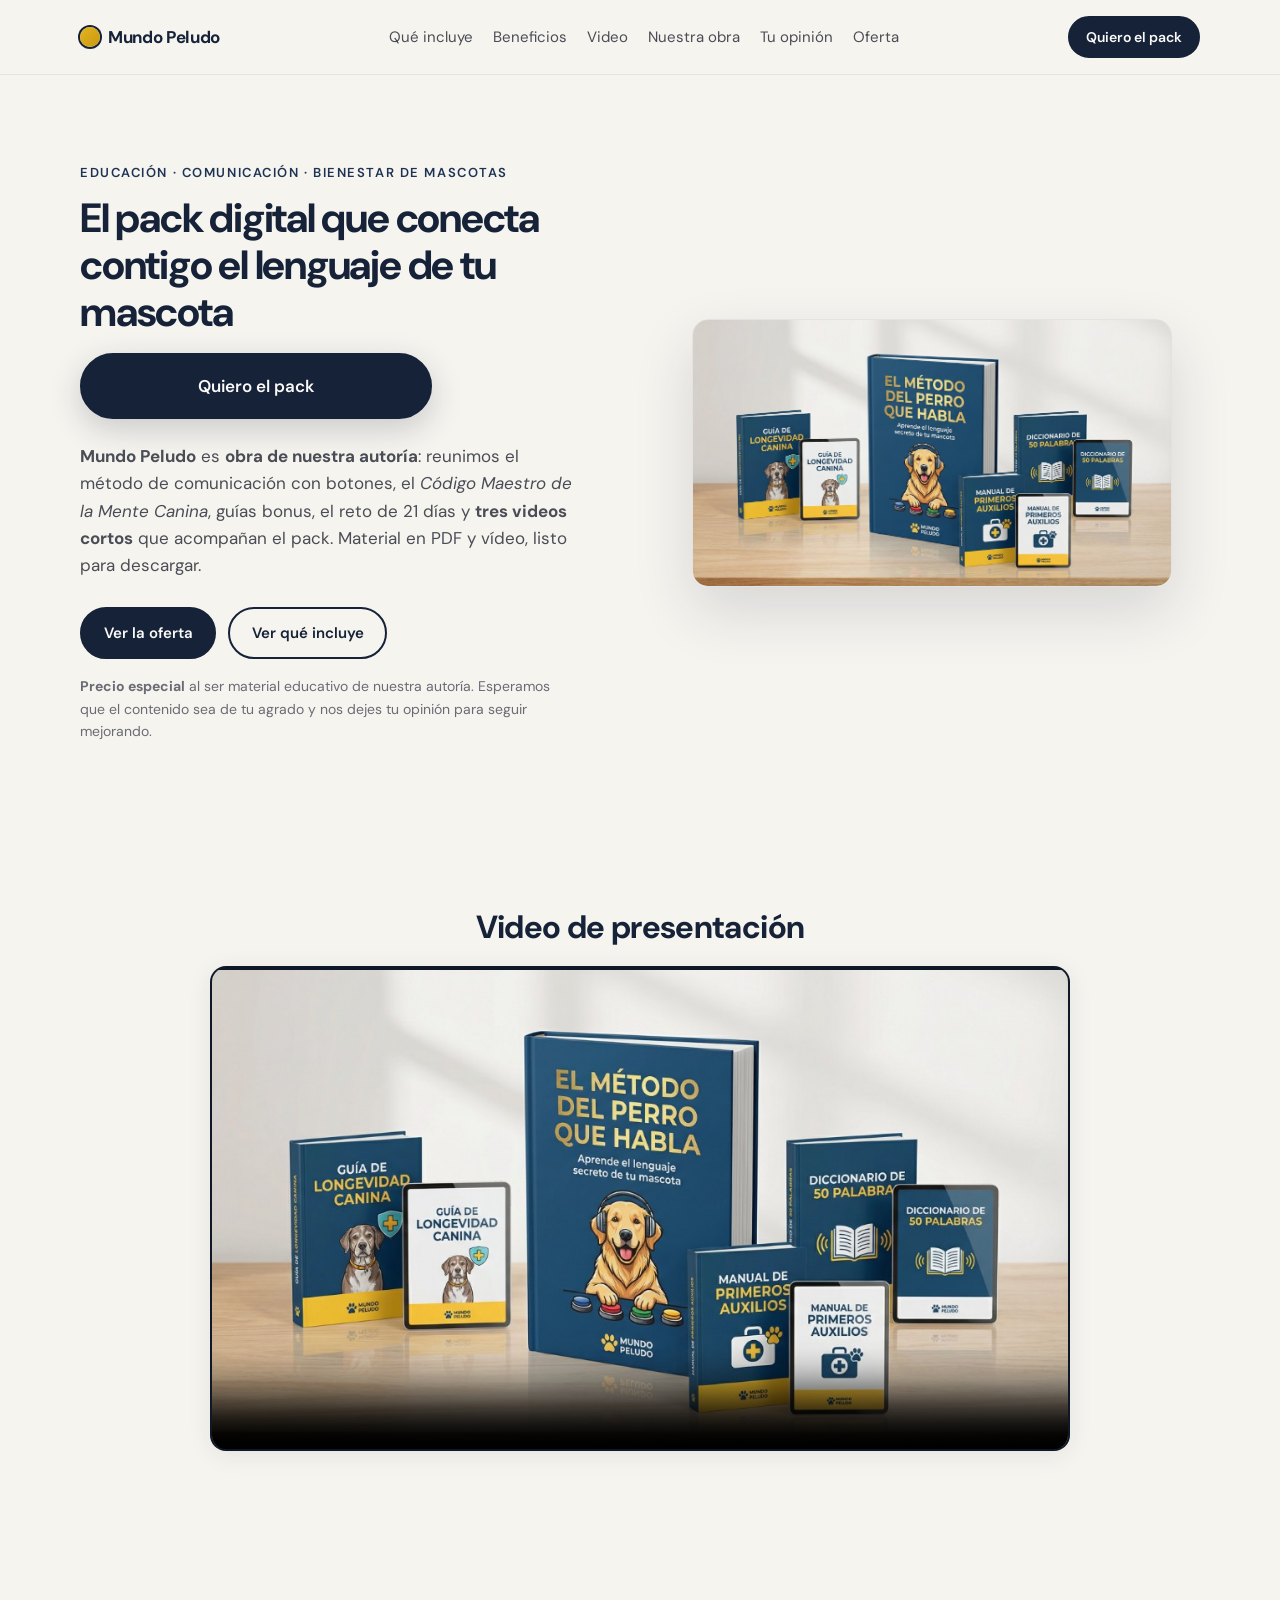
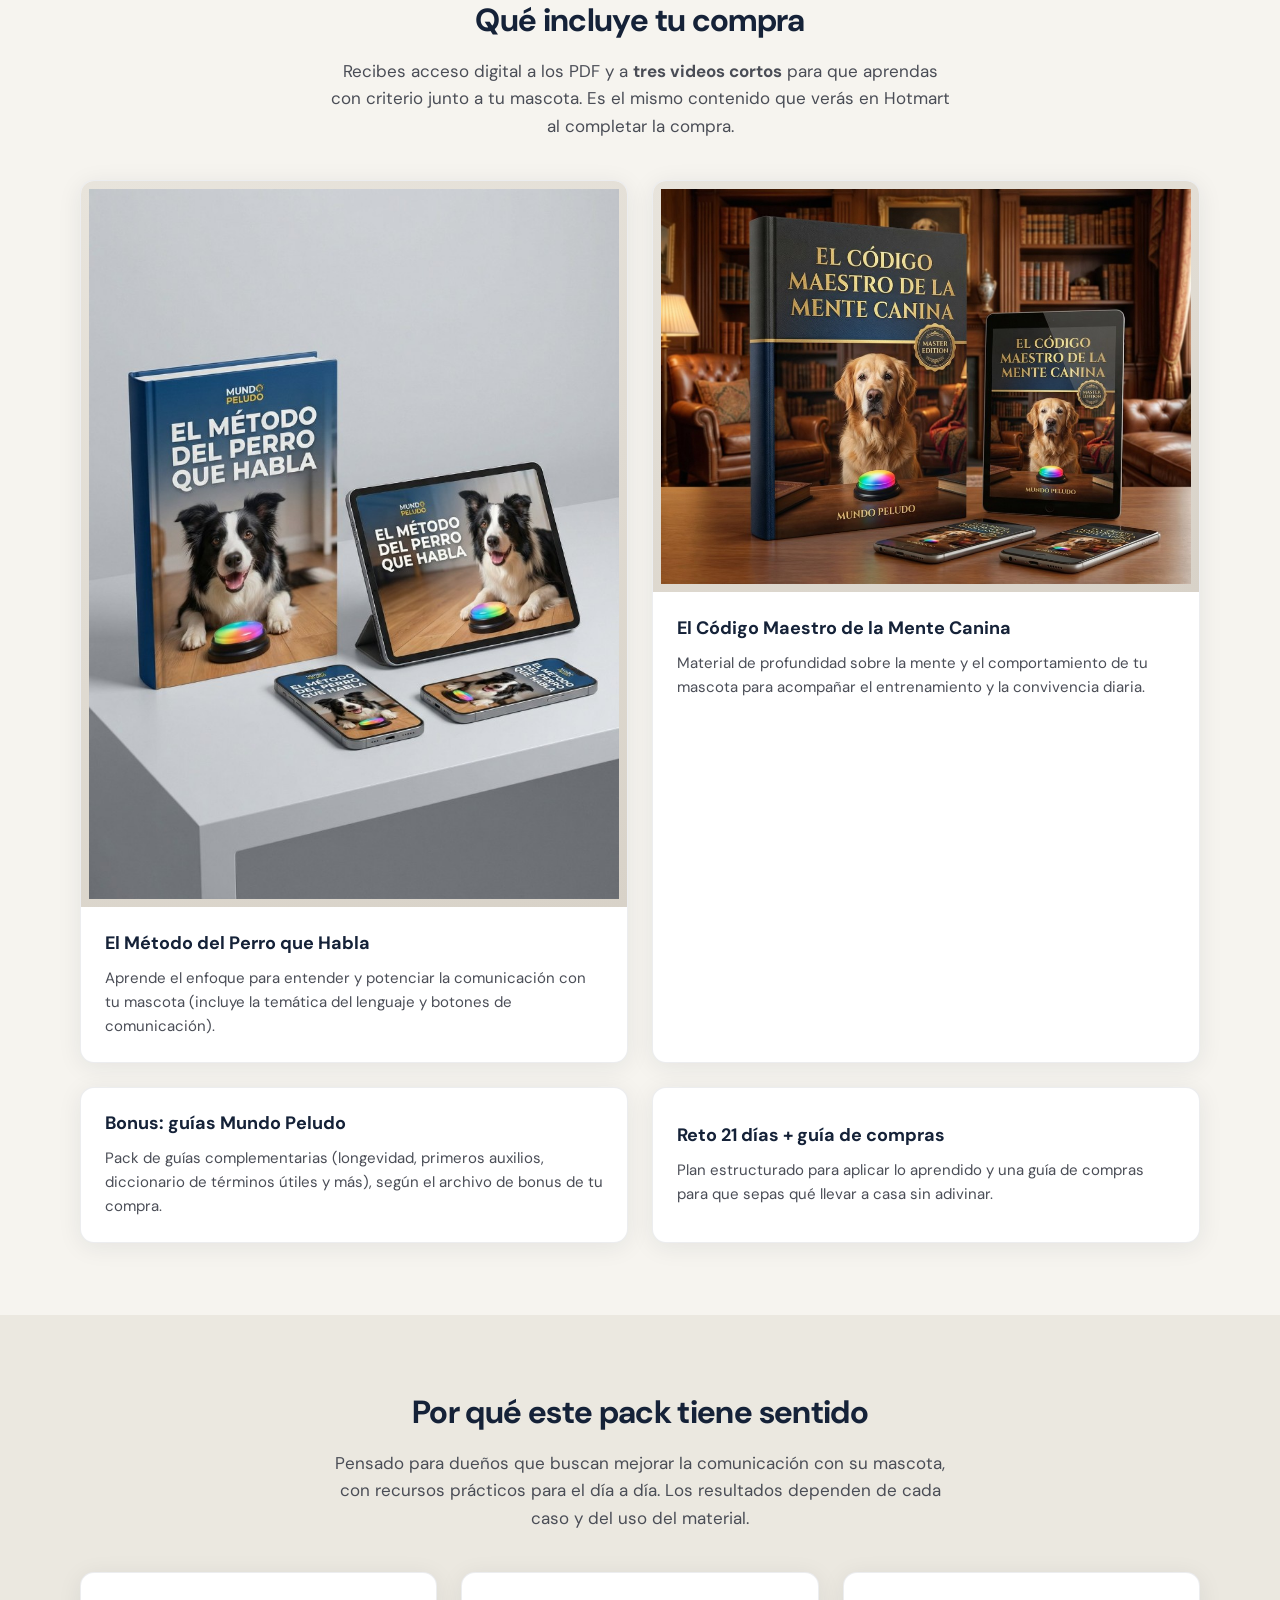
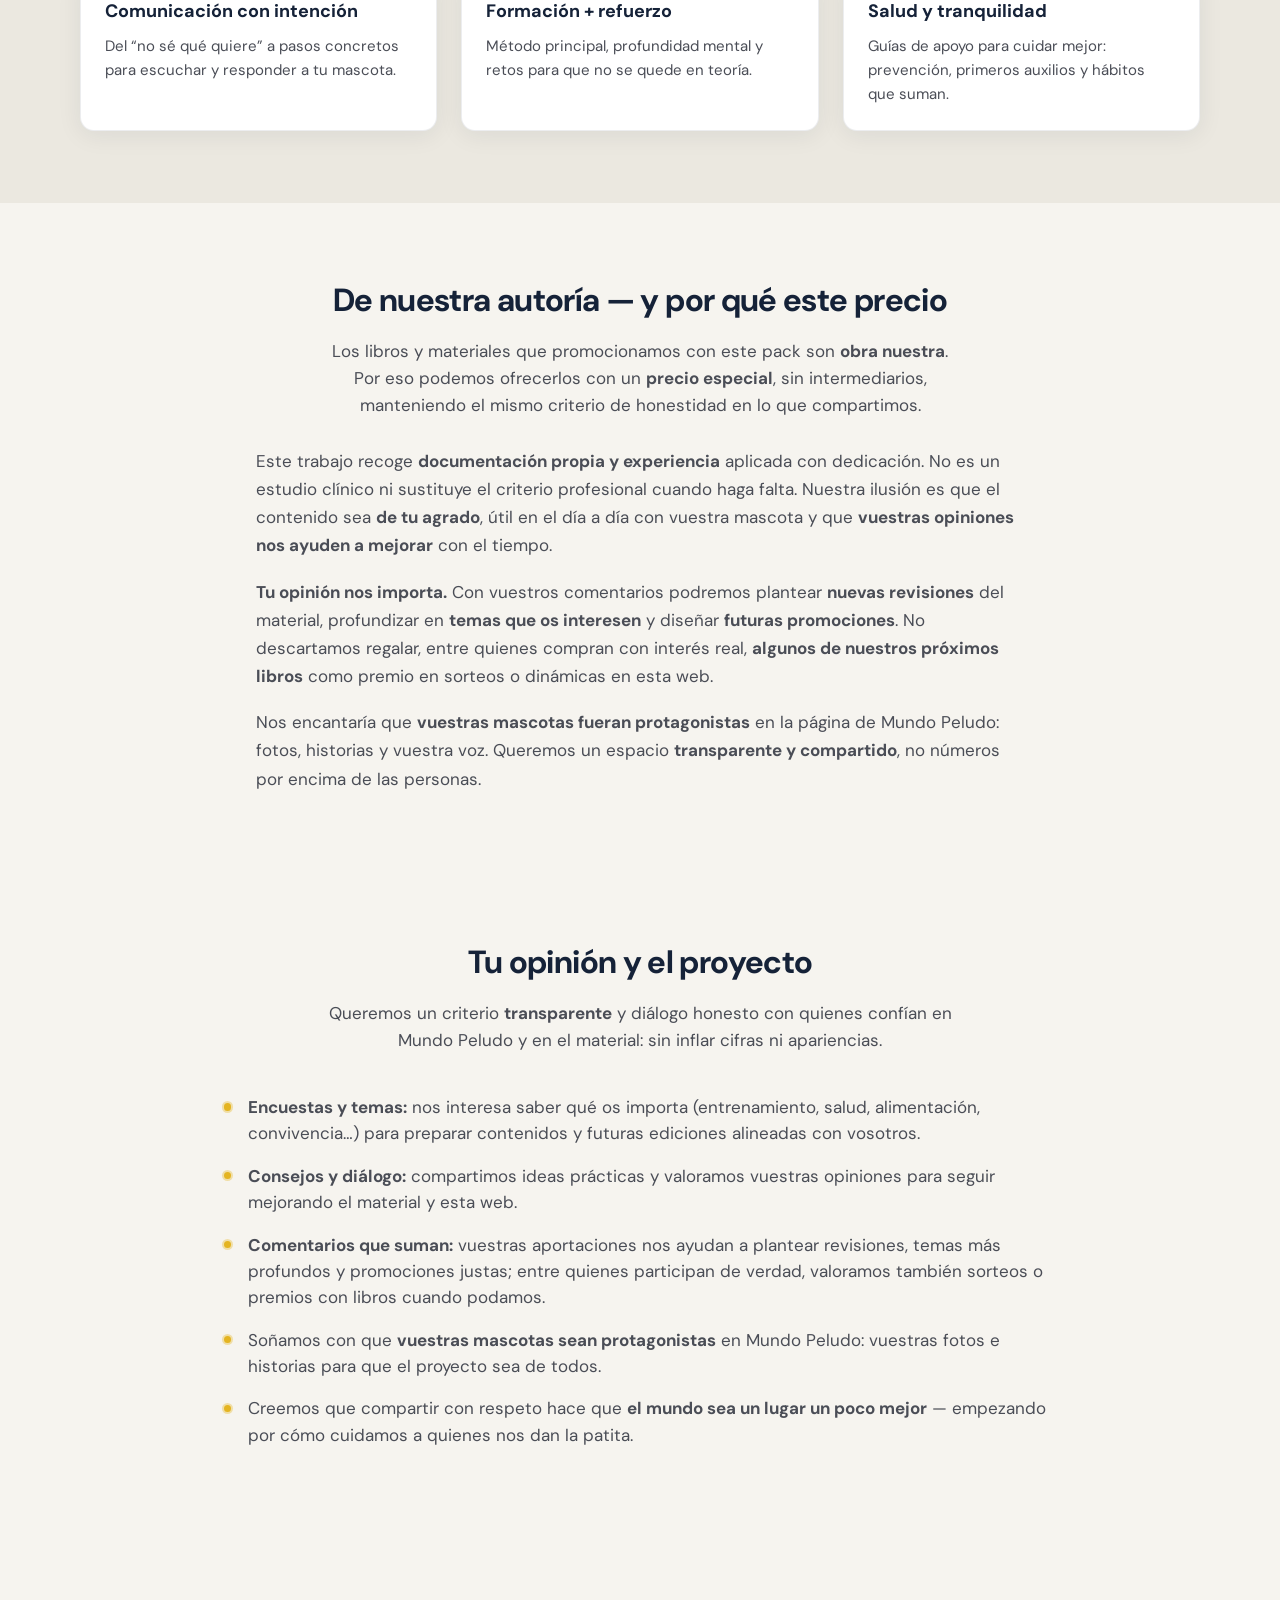
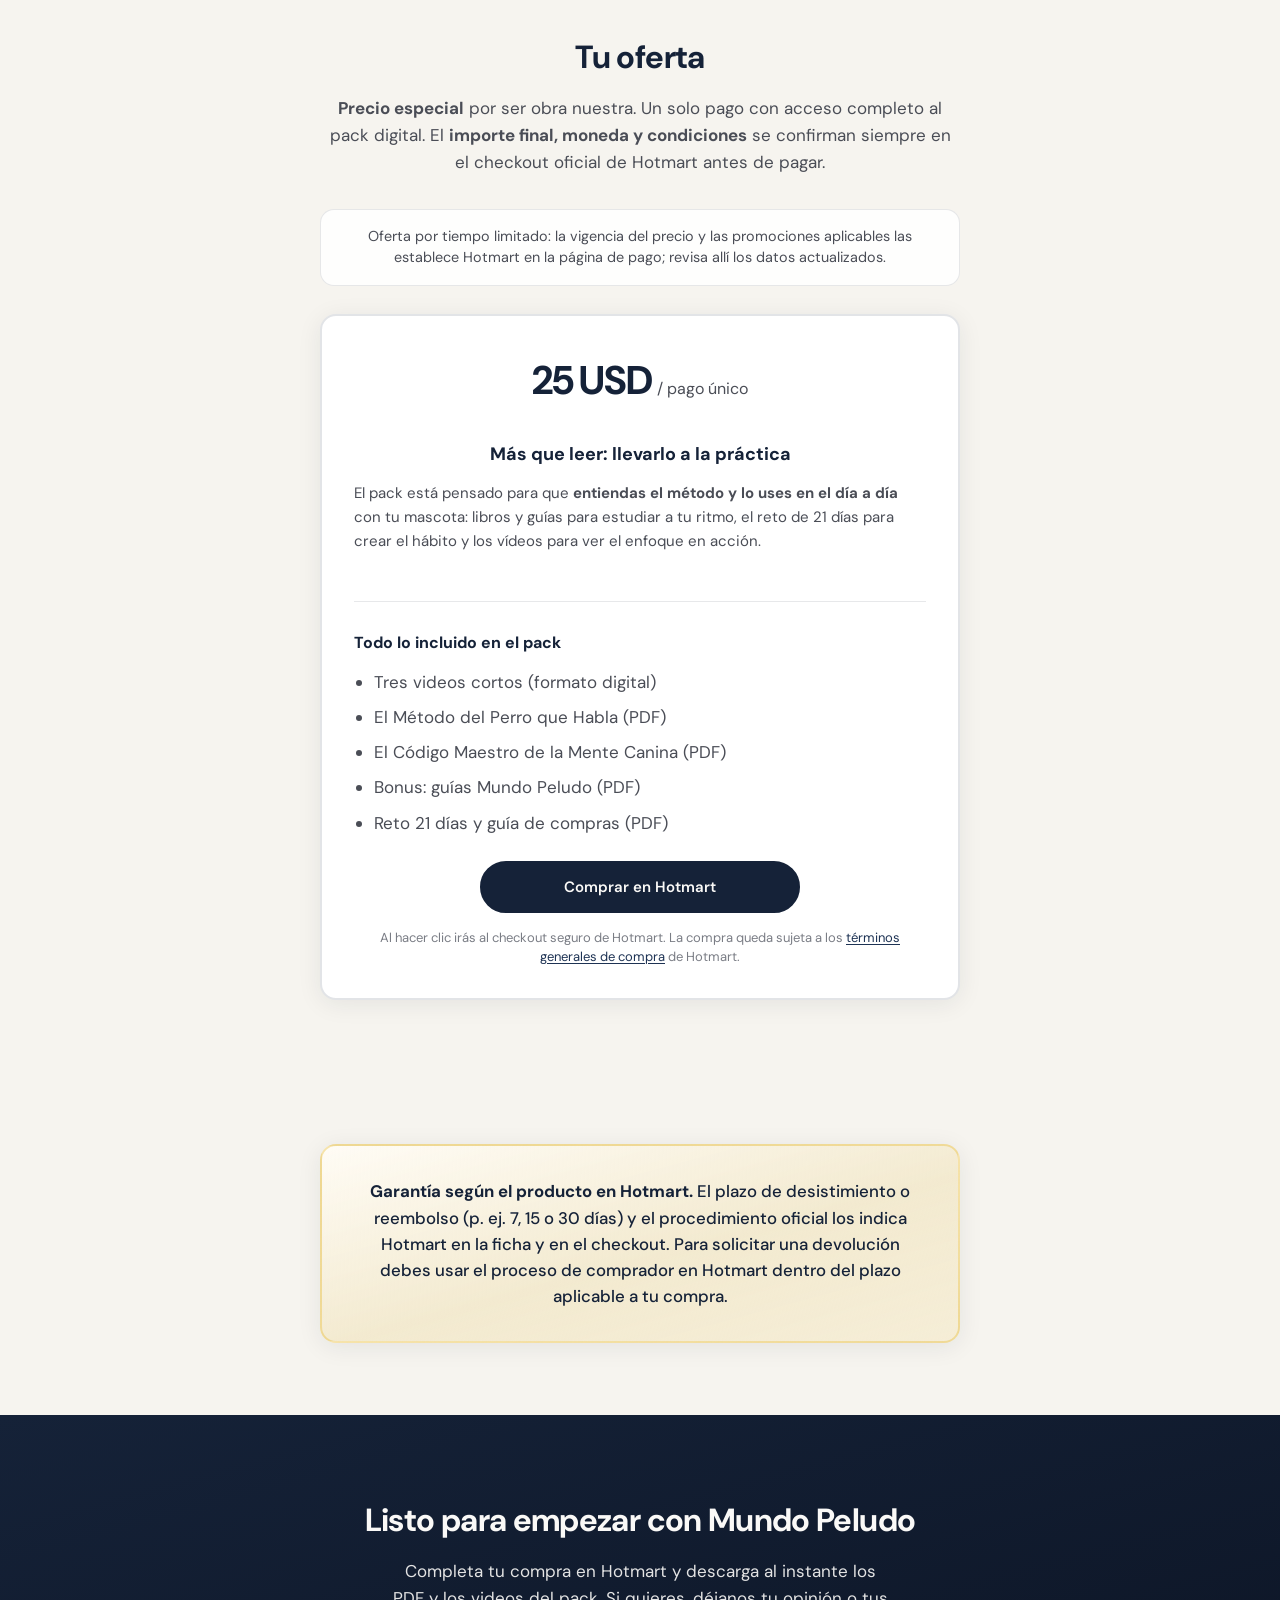
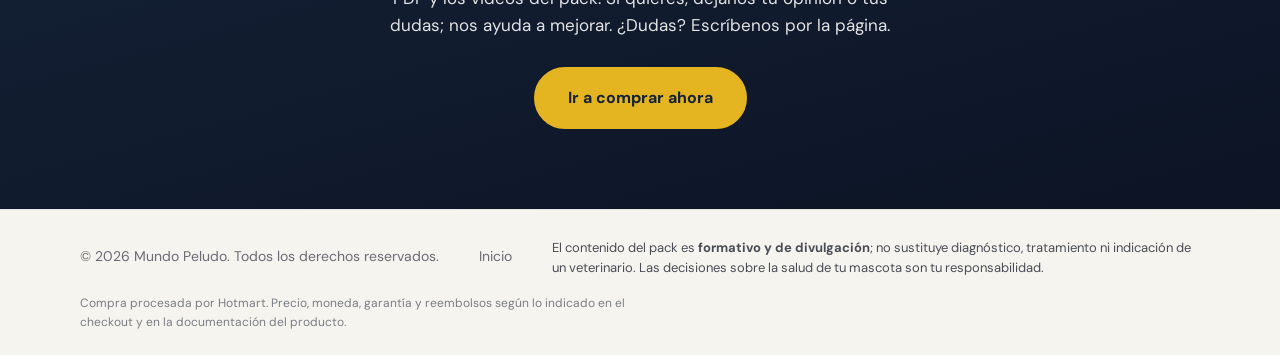
<file: index.html>
<!DOCTYPE html>
<html lang="es">
  <head>
    <meta charset="UTF-8" />
    <meta name="viewport" content="width=device-width, initial-scale=1.0" />
    <meta
      name="description"
      content="Mundo Peludo: pack digital con PDF, videos, guías bonus y reto 21 días. Educación y bienestar de mascotas."
    />
    <title>Mundo Peludo — Pack digital: método, guías y bonus</title>
    <link rel="stylesheet" href="styles.css" />
    <link rel="preconnect" href="https://fonts.googleapis.com" />
    <link rel="preconnect" href="https://fonts.gstatic.com" crossorigin />
    <link
      href="https://fonts.googleapis.com/css2?family=DM+Sans:ital,opsz,wght@0,9..40,400;0,9..40,500;0,9..40,600;0,9..40,700;1,9..40,400&family=Outfit:wght@500;600;700&display=swap"
      rel="stylesheet"
    />
    <!-- Meta Pixel — solo medición (anuncios / conversiones); sin enlaces visibles a Facebook en la página -->
    <script>
      window.META_PIXEL_ID = "1140730384798691";
    </script>
    <script>
      (function () {
        var id = window.META_PIXEL_ID;
        if (!id || !/^\d{10,20}$/.test(String(id))) return;
        !(function (f, b, e, v, n, t, s) {
          if (f.fbq) return;
          n = f.fbq = function () {
            n.callMethod ? n.callMethod.apply(n, arguments) : n.queue.push(arguments);
          };
          if (!f._fbq) f._fbq = n;
          n.push = n;
          n.loaded = !0;
          n.version = "2.0";
          n.queue = [];
          t = b.createElement(e);
          t.async = !0;
          t.src = v;
          s = b.getElementsByTagName(e)[0];
          s.parentNode.insertBefore(t, s);
        })(window, document, "script", "https://connect.facebook.net/en_US/fbevents.js");
        fbq("init", id);
        fbq("track", "PageView");
      })();
    </script>
    <noscript>
      <img
        height="1"
        width="1"
        style="display: none"
        src="https://www.facebook.com/tr?id=1140730384798691&ev=PageView&noscript=1"
        alt=""
      />
    </noscript>
  </head>
  <body>
    <header class="site-header">
      <div class="container header-inner">
        <a class="logo" href="#inicio"
          ><span class="logo__mark" aria-hidden="true"></span> Mundo Peludo</a
        >
        <nav class="nav" aria-label="Principal">
          <a href="#incluye">Qué incluye</a>
          <a href="#beneficios">Beneficios</a>
          <a href="#video-ventas">Video</a>
          <a href="#autoria">Nuestra obra</a>
          <a href="#comunidad">Tu opinión</a>
          <a href="#oferta">Oferta</a>
        </nav>
        <a class="btn btn--small checkout-link" href="#">Quiero el pack</a>
      </div>
    </header>

    <main>
      <section class="hero" id="inicio">
        <div class="hero__backdrop" aria-hidden="true"></div>
        <div class="container hero__grid">
          <div class="hero__copy">
            <p class="eyebrow">Educación · Comunicación · Bienestar de mascotas</p>
            <h1>El pack digital que conecta contigo el lenguaje de tu mascota</h1>
            <div class="hero__cta-primary">
              <a class="btn btn--large checkout-link" href="#">Quiero el pack</a>
            </div>
            <p class="hero__sub">
              <strong>Mundo Peludo</strong> es <strong>obra de nuestra autoría</strong>: reunimos el método de comunicación
              con botones, el <em>Código Maestro de la Mente Canina</em>, guías bonus, el reto de 21 días y
              <strong>tres videos cortos</strong> que acompañan el pack. Material en PDF y vídeo, listo para descargar.
            </p>
            <div class="hero__actions">
              <a class="btn" href="#cta">Ver la oferta</a>
              <a class="btn btn--ghost" href="#incluye">Ver qué incluye</a>
            </div>
            <p class="hero__note">
              <strong>Precio especial</strong> al ser material educativo de nuestra autoría. Esperamos que el contenido sea
              de tu agrado y nos dejes tu opinión para seguir mejorando.
            </p>
          </div>
          <div class="hero__visual">
            <figure class="hero__figure">
              <img
                src="images/mega-pack.png"
                alt="Pack Mundo Peludo: varios ebooks y guías en mockup 3D"
                width="640"
                height="480"
                loading="eager"
              />
            </figure>
          </div>
        </div>
      </section>

      <section class="section section--video-panel" id="video-ventas">
        <div class="container video-sales">
          <h2 class="section__title">Video de presentación</h2>
          <div class="video-sales__player-wrap">
            <video
              id="video-ventas-player"
              class="video-sales__player"
              controls
              preload="metadata"
              poster="images/mega-pack.png"
            >
              <source src="media/video-ventas.mp4?v=7" type="video/mp4" />
              Tu navegador no soporta video HTML5.
            </video>
          </div>
        </div>
      </section>

      <section class="section" id="incluye">
        <div class="container">
          <h2 class="section__title">Qué incluye tu compra</h2>
          <p class="section__intro">
            Recibes acceso digital a los PDF y a <strong>tres videos cortos</strong> para que aprendas con criterio junto a
            tu mascota. Es el mismo contenido que verás en Hotmart al completar la compra.
          </p>

          <div class="bundle-grid">
            <article class="bundle-card">
              <div class="bundle-card__media">
                <img
                  src="images/metodo-perro-habla.png"
                  alt="Portada: El Método del Perro que Habla"
                  width="400"
                  height="300"
                  loading="lazy"
                />
              </div>
              <div class="bundle-card__body">
                <h3>El Método del Perro que Habla</h3>
                <p>
                  Aprende el enfoque para entender y potenciar la comunicación con tu mascota (incluye la temática del
                  lenguaje y botones de comunicación).
                </p>
              </div>
            </article>

            <article class="bundle-card">
              <div class="bundle-card__media">
                <img
                  src="images/codigo-maestro.png"
                  alt="Portada: El Código Maestro de la Mente Canina"
                  width="400"
                  height="300"
                  loading="lazy"
                />
              </div>
              <div class="bundle-card__body">
                <h3>El Código Maestro de la Mente Canina</h3>
                <p>
                  Material de profundidad sobre la mente y el comportamiento de tu mascota para acompañar el entrenamiento
                  y la convivencia diaria.
                </p>
              </div>
            </article>

            <article class="bundle-card bundle-card--text">
              <div class="bundle-card__body">
                <h3>Bonus: guías Mundo Peludo</h3>
                <p>
                  Pack de guías complementarias (longevidad, primeros auxilios, diccionario de términos útiles y más),
                  según el archivo de bonus de tu compra.
                </p>
              </div>
            </article>

            <article class="bundle-card bundle-card--text">
              <div class="bundle-card__body">
                <h3>Reto 21 días + guía de compras</h3>
                <p>
                  Plan estructurado para aplicar lo aprendido y una guía de compras para que sepas qué llevar a casa sin
                  adivinar.
                </p>
              </div>
            </article>
          </div>
        </div>
      </section>

      <section class="section section--alt section--benefits-strip" id="beneficios">
        <div class="container">
          <h2 class="section__title">Por qué este pack tiene sentido</h2>
          <p class="section__intro">
            Pensado para dueños que buscan mejorar la comunicación con su mascota, con recursos prácticos para el día a
            día. Los resultados dependen de cada caso y del uso del material.
          </p>
          <ul class="benefits">
            <li class="benefit">
              <h3>Comunicación con intención</h3>
              <p>Del “no sé qué quiere” a pasos concretos para escuchar y responder a tu mascota.</p>
            </li>
            <li class="benefit">
              <h3>Formación + refuerzo</h3>
              <p>Método principal, profundidad mental y retos para que no se quede en teoría.</p>
            </li>
            <li class="benefit">
              <h3>Salud y tranquilidad</h3>
              <p>Guías de apoyo para cuidar mejor: prevención, primeros auxilios y hábitos que suman.</p>
            </li>
          </ul>
        </div>
      </section>

      <section class="section" id="autoria">
        <div class="container prose-block">
          <h2 class="section__title">De nuestra autoría — y por qué este precio</h2>
          <p class="section__intro">
            Los libros y materiales que promocionamos con este pack son <strong>obra nuestra</strong>. Por eso podemos
            ofrecerlos con un <strong>precio especial</strong>, sin intermediarios, manteniendo el mismo criterio de
            honestidad en lo que compartimos.
          </p>
          <div class="prose-block__text">
            <p>
              Este trabajo recoge <strong>documentación propia y experiencia</strong> aplicada con dedicación. No es un
              estudio clínico ni sustituye el criterio profesional cuando haga falta. Nuestra ilusión es que el contenido
              sea <strong>de tu agrado</strong>, útil en el día a día con vuestra mascota y que
              <strong>vuestras opiniones nos ayuden a mejorar</strong> con el tiempo.
            </p>
            <p>
              <strong>Tu opinión nos importa.</strong> Con vuestros comentarios podremos plantear
              <strong>nuevas revisiones</strong> del material, profundizar en <strong>temas que os interesen</strong> y
              diseñar <strong>futuras promociones</strong>. No descartamos regalar, entre quienes compran con interés real,
              <strong>algunos de nuestros próximos libros</strong> como premio en sorteos o dinámicas en esta web.
            </p>
            <p>
              Nos encantaría que <strong>vuestras mascotas fueran protagonistas</strong> en la página de Mundo Peludo:
              fotos, historias y vuestra voz. Queremos un espacio <strong>transparente y compartido</strong>, no números por
              encima de las personas.
            </p>
          </div>
        </div>
      </section>

      <section class="section community" id="comunidad">
        <div class="container">
          <h2 class="section__title">Tu opinión y el proyecto</h2>
          <p class="section__intro">
            Queremos un criterio <strong>transparente</strong> y diálogo honesto con quienes confían en Mundo Peludo y en
            el material: sin inflar cifras ni apariencias.
          </p>
          <ul class="community__list">
            <li>
              <strong>Encuestas y temas:</strong> nos interesa saber qué os importa (entrenamiento, salud, alimentación,
              convivencia…) para preparar contenidos y futuras ediciones alineadas con vosotros.
            </li>
            <li>
              <strong>Consejos y diálogo:</strong> compartimos ideas prácticas y valoramos vuestras opiniones para seguir
              mejorando el material y esta web.
            </li>
            <li>
              <strong>Comentarios que suman:</strong> vuestras aportaciones nos ayudan a plantear revisiones, temas más
              profundos y promociones justas; entre quienes participan de verdad, valoramos también sorteos o premios con
              libros cuando podamos.
            </li>
            <li>
              Soñamos con que <strong>vuestras mascotas sean protagonistas</strong> en Mundo Peludo: vuestras fotos e
              historias para que el proyecto sea de todos.
            </li>
            <li>
              Creemos que compartir con respeto hace que <strong>el mundo sea un lugar un poco mejor</strong> — empezando
              por cómo cuidamos a quienes nos dan la patita.
            </li>
          </ul>
        </div>
      </section>

      <section class="section section--offer-stage" id="oferta">
        <div class="container offer">
          <h2 class="section__title">Tu oferta</h2>
          <p class="section__intro offer__intro">
            <strong>Precio especial</strong> por ser obra nuestra. Un solo pago con acceso completo al pack digital. El
            <strong>importe final, moneda y condiciones</strong> se confirman siempre en el checkout oficial de Hotmart antes
            de pagar.
          </p>
          <p class="offer__urgency-note" role="note">
            Oferta por tiempo limitado: la vigencia del precio y las promociones aplicables las establece Hotmart en la
            página de pago; revisa allí los datos actualizados.
          </p>
          <div class="offer__layout">
            <div class="offer__box">
              <p class="offer__price">
                <span class="offer__amount" id="precio-display">—</span>
                <span class="offer__term"> / pago único</span>
              </p>

              <div class="offer__focus">
                <h3 class="offer__subhead">Más que leer: llevarlo a la práctica</h3>
                <p class="offer__focus-text">
                  El pack está pensado para que <strong>entiendas el método y lo uses en el día a día</strong> con tu
                  mascota: libros y guías para estudiar a tu ritmo, el reto de 21 días para crear el hábito y los vídeos
                  para ver el enfoque en acción.
                </p>
              </div>

              <h3 class="offer__list-title">Todo lo incluido en el pack</h3>
              <ul class="offer__list">
                <li>Tres videos cortos (formato digital)</li>
                <li>El Método del Perro que Habla (PDF)</li>
                <li>El Código Maestro de la Mente Canina (PDF)</li>
                <li>Bonus: guías Mundo Peludo (PDF)</li>
                <li>Reto 21 días y guía de compras (PDF)</li>
              </ul>
              <a class="btn btn--wide checkout-link" href="#" id="hotmart-link">Comprar en Hotmart</a>
              <p class="offer__hint">
                Al hacer clic irás al checkout seguro de Hotmart. La compra queda sujeta a los
                <a href="https://www.hotmart.com/legal/es/purchase-terms" target="_blank" rel="noopener noreferrer"
                  >términos generales de compra</a
                >
                de Hotmart.
              </p>
            </div>
          </div>
        </div>
      </section>

      <section class="section" id="garantia">
        <div class="container guarantee">
          <div class="guarantee__box">
            <p class="guarantee__text">
              <strong>Garantía según el producto en Hotmart.</strong> El plazo de desistimiento o reembolso (p. ej. 7, 15
              o 30 días) y el procedimiento oficial los indica Hotmart en la ficha y en el checkout. Para solicitar una
              devolución debes usar el proceso de comprador en Hotmart dentro del plazo aplicable a tu compra.
            </p>
          </div>
        </div>
      </section>

      <section class="cta" id="cta">
        <div class="container cta__inner">
          <h2>Listo para empezar con Mundo Peludo</h2>
          <p>
            Completa tu compra en Hotmart y descarga al instante los PDF y los videos del pack. Si quieres, déjanos tu
            opinión o tus dudas; nos ayuda a mejorar. ¿Dudas? Escríbenos por la página.
          </p>
          <a class="btn btn--large checkout-link" href="#" id="hotmart-link-cta">Ir a comprar ahora</a>
        </div>
      </section>
    </main>

    <footer class="site-footer">
      <div class="container footer__inner">
        <p class="footer__brand">© <span id="year"></span> Mundo Peludo. Todos los derechos reservados.</p>
        <nav class="footer__nav" aria-label="Pie">
          <a href="#inicio">Inicio</a>
        </nav>
        <p class="footer__legal">
          El contenido del pack es <strong>formativo y de divulgación</strong>; no sustituye diagnóstico, tratamiento ni
          indicación de un veterinario. Las decisiones sobre la salud de tu mascota son tu responsabilidad.
        </p>
        <p class="footer__legal footer__legal--muted">
          Compra procesada por Hotmart. Precio, moneda, garantía y reembolsos según lo indicado en el checkout y en la
          documentación del producto.
        </p>
      </div>
    </footer>

    <script>
      document.getElementById("year").textContent = new Date().getFullYear();
      // Checkout Hotmart (Página de Pago) — mismo enlace en todos los botones de compra.
      var HOTMART_URL = "https://pay.hotmart.com/U105220142I";
      document.querySelectorAll(".checkout-link").forEach(function (el) {
        el.setAttribute("href", HOTMART_URL);
        el.addEventListener("click", function () {
          if (typeof fbq === "function") {
            fbq("track", "InitiateCheckout");
          }
        });
      });
      // Precio orientativo (el importe final lo confirma Hotmart en el checkout, con impuestos si aplican).
      var PRECIO_TEXTO = "25 USD";
      var precioEl = document.getElementById("precio-display");
      if (precioEl) precioEl.textContent = PRECIO_TEXTO || "—";

      var videoVentas = document.getElementById("video-ventas-player");
      if (videoVentas) {
        videoVentas.addEventListener(
          "play",
          function () {
            if (typeof fbq === "function") fbq("trackCustom", "VideoVentasPlay");
          },
          { once: true }
        );
      }
    </script>
  </body>
</html>
</file>
<file: styles.css>
/* Mundo Peludo — paleta marca: azul marino + dorado */
:root {
  --color-bg: #f6f4ef;
  --color-bg-alt: #ebe8e0;
  --color-ink: #12151c;
  --color-muted: #4a4d56;
  --color-navy: #152238;
  --color-navy-mid: #1e3354;
  --color-gold: #e4b421;
  --color-gold-soft: rgba(228, 180, 33, 0.15);
  --shadow-soft: 0 4px 24px rgba(21, 34, 56, 0.08);
  --radius: 0.875rem;
}

*,
*::before,
*::after {
  box-sizing: border-box;
}

html {
  scroll-behavior: smooth;
}

body {
  margin: 0;
  font-family: "DM Sans", system-ui, sans-serif;
  font-size: 1.0625rem;
  line-height: 1.6;
  color: var(--color-ink);
  background: var(--color-bg);
}

img {
  max-width: 100%;
  height: auto;
  display: block;
}

a {
  color: inherit;
}

.container {
  width: min(1120px, 100% - 2.5rem);
  margin-inline: auto;
}

/* Header */
.site-header {
  position: sticky;
  top: 0;
  z-index: 50;
  background: rgba(246, 244, 239, 0.94);
  backdrop-filter: blur(10px);
  border-bottom: 1px solid rgba(21, 34, 56, 0.08);
}

.header-inner {
  display: flex;
  align-items: center;
  justify-content: space-between;
  gap: 1rem;
  padding-block: 1rem;
  flex-wrap: wrap;
}

.logo {
  font-weight: 700;
  text-decoration: none;
  letter-spacing: -0.02em;
  display: inline-flex;
  align-items: center;
  gap: 0.5rem;
  color: var(--color-navy);
}

.logo__mark {
  width: 1.25rem;
  height: 1.25rem;
  border-radius: 50%;
  background: linear-gradient(135deg, var(--color-gold) 0%, #c99810 100%);
  box-shadow: 0 0 0 2px var(--color-navy);
}

.nav {
  display: flex;
  gap: 1.25rem;
  flex-wrap: wrap;
}

.nav a {
  text-decoration: none;
  font-size: 0.9375rem;
  color: var(--color-muted);
}

.nav a:hover {
  color: var(--color-navy);
}

/* Botones */
.btn {
  display: inline-flex;
  align-items: center;
  justify-content: center;
  padding: 0.75rem 1.35rem;
  font-weight: 600;
  font-size: 0.9375rem;
  text-decoration: none;
  border-radius: 999px;
  border: 2px solid var(--color-navy);
  background: var(--color-navy);
  color: #faf9f7;
  transition: transform 0.15s ease, box-shadow 0.15s ease, background 0.15s ease, color 0.15s ease;
}

.btn:hover {
  transform: translateY(-1px);
  box-shadow: 0 8px 28px rgba(21, 34, 56, 0.22);
}

.btn--ghost {
  background: transparent;
  color: var(--color-navy);
}

.btn--ghost:hover {
  background: var(--color-gold-soft);
  box-shadow: none;
}

.btn--small {
  padding: 0.5rem 1rem;
  font-size: 0.875rem;
}

.btn--wide {
  width: 100%;
  max-width: 320px;
}

.btn--large {
  padding: 1rem 2rem;
  font-size: 1rem;
}

.btn--outline {
  background: transparent;
  color: var(--color-navy);
  border-color: var(--color-navy);
}

.btn--outline:hover {
  background: var(--color-navy);
  color: #faf9f7;
}

/* Hero */
.hero {
  padding-block: clamp(3rem, 8vw, 5.5rem);
}

.hero__grid {
  display: grid;
  gap: 2.5rem;
  align-items: center;
}

@media (min-width: 900px) {
  .hero__grid {
    grid-template-columns: 1fr 1fr;
    gap: 3rem;
  }
}

.eyebrow {
  margin: 0 0 0.75rem;
  font-size: 0.8125rem;
  font-weight: 600;
  text-transform: uppercase;
  letter-spacing: 0.12em;
  color: var(--color-navy-mid);
}

.hero h1 {
  margin: 0 0 1rem;
  font-size: clamp(1.85rem, 4vw, 2.55rem);
  line-height: 1.15;
  letter-spacing: -0.03em;
  color: var(--color-navy);
}

.hero__cta-primary {
  margin: 0 0 1.5rem;
}

.hero__cta-primary .btn {
  width: 100%;
  max-width: 22rem;
  padding: 1.1rem 1.85rem;
  font-size: 1.0625rem;
  box-shadow: 0 10px 32px rgba(21, 34, 56, 0.2);
}

.hero__sub {
  margin: 0 0 1.75rem;
  color: var(--color-muted);
  max-width: 42ch;
}

.hero__actions {
  display: flex;
  flex-wrap: wrap;
  gap: 0.75rem;
  margin-bottom: 1rem;
}

.hero__note {
  margin: 0;
  font-size: 0.875rem;
  color: #6b6b75;
  max-width: 48ch;
}

.hero__visual {
  display: flex;
  justify-content: center;
}

.hero__figure {
  margin: 0;
  width: 100%;
  max-width: 480px;
  border-radius: 1rem;
  overflow: hidden;
  box-shadow: 0 24px 60px rgba(21, 34, 56, 0.14);
  border: 1px solid rgba(21, 34, 56, 0.08);
}

.hero__figure img {
  width: 100%;
  height: auto;
}

/* Qué incluye — grid */
.bundle-grid {
  display: grid;
  gap: 1.5rem;
}

@media (min-width: 700px) {
  .bundle-grid {
    grid-template-columns: repeat(2, 1fr);
  }
}

.bundle-card {
  background: #fff;
  border-radius: var(--radius);
  border: 1px solid rgba(21, 34, 56, 0.08);
  box-shadow: var(--shadow-soft);
  overflow: hidden;
  display: flex;
  flex-direction: column;
}

.bundle-card--text {
  justify-content: center;
}

.bundle-card__media {
  background: linear-gradient(160deg, #e8e4dc 0%, #d8d2c8 100%);
  aspect-ratio: 4 / 3;
  display: flex;
  align-items: center;
  justify-content: center;
}

.bundle-card__media img {
  width: 100%;
  height: 100%;
  object-fit: contain;
  padding: 0.5rem;
}

.bundle-card__body {
  padding: 1.35rem 1.5rem 1.5rem;
}

.bundle-card__body h3 {
  margin: 0 0 0.5rem;
  font-size: 1.125rem;
  color: var(--color-navy);
}

.bundle-card__body p {
  margin: 0;
  font-size: 0.9375rem;
  color: var(--color-muted);
}

/* Sección autoría */
.prose-block .section__intro {
  margin-bottom: 1.75rem;
}

.prose-block__text {
  max-width: 48rem;
  margin: 0 auto;
  text-align: left;
}

.prose-block__text p {
  margin: 0 0 1.15rem;
  color: var(--color-muted);
  line-height: 1.65;
}

.prose-block__text p:last-child {
  margin-bottom: 0;
}

/* Secciones */
.section {
  padding-block: clamp(3rem, 7vw, 4.5rem);
}

.section--alt {
  background: var(--color-bg-alt);
}

.section__title {
  margin: 0 0 0.75rem;
  font-size: clamp(1.5rem, 3vw, 2rem);
  letter-spacing: -0.02em;
  text-align: center;
  color: var(--color-navy);
}

.section__intro {
  margin: 0 auto 2.5rem;
  max-width: 52ch;
  text-align: center;
  color: var(--color-muted);
}

.benefits {
  list-style: none;
  margin: 0;
  padding: 0;
  display: grid;
  gap: 1.25rem;
}

@media (min-width: 700px) {
  .benefits {
    grid-template-columns: repeat(3, 1fr);
    gap: 1.5rem;
  }
}

.benefit {
  background: #fff;
  padding: 1.5rem;
  border-radius: var(--radius);
  border: 1px solid rgba(21, 34, 56, 0.08);
  box-shadow: var(--shadow-soft);
}

.benefit h3 {
  margin: 0 0 0.5rem;
  font-size: 1.125rem;
  color: var(--color-navy);
}

.benefit p {
  margin: 0;
  font-size: 0.9375rem;
  color: var(--color-muted);
}

/* Video de ventas */
.video-sales {
  max-width: 860px;
}

.video-sales__player-wrap {
  border-radius: 1rem;
  overflow: hidden;
  border: 2px solid rgba(21, 34, 56, 0.12);
  box-shadow: var(--shadow-soft);
  background: #0f1727;
}

.video-sales__player {
  width: 100%;
  height: auto;
  display: block;
  aspect-ratio: 16 / 9;
}

/* Comunidad */
.community__list {
  list-style: none;
  margin: 0 auto 2.5rem;
  padding: 0;
  max-width: 52rem;
}

.community__list li {
  position: relative;
  margin-bottom: 1rem;
  padding-left: 1.5rem;
  color: var(--color-muted);
  line-height: 1.55;
}

.community__list li::before {
  content: "";
  position: absolute;
  left: 0;
  top: 0.55em;
  width: 0.45rem;
  height: 0.45rem;
  border-radius: 50%;
  background: var(--color-gold);
  box-shadow: 0 0 0 2px rgba(228, 180, 33, 0.35);
}

.community__list li:last-child {
  margin-bottom: 0;
}

.community__box {
  max-width: 480px;
  margin-inline: auto;
  text-align: center;
  padding: 2rem;
  background: #fff;
  border-radius: var(--radius);
  border: 1px solid rgba(21, 34, 56, 0.1);
  box-shadow: var(--shadow-soft);
}

.community__lead {
  margin: 0 0 1rem;
  font-weight: 600;
  color: var(--color-navy);
}

/* Oferta */
.offer {
  text-align: center;
}

.offer__intro {
  margin-bottom: 2rem;
}

.offer__layout {
  display: flex;
  justify-content: center;
}

.offer__box {
  max-width: min(640px, 100%);
  width: 100%;
  padding: 2rem;
  background: #fff;
  border-radius: 1rem;
  border: 2px solid rgba(21, 34, 56, 0.12);
  box-shadow: var(--shadow-soft);
}

.offer__price {
  margin: 0 0 1.75rem;
}

.offer__focus {
  text-align: left;
  margin-bottom: 1.75rem;
  padding-bottom: 1.75rem;
  border-bottom: 1px solid rgba(21, 34, 56, 0.1);
}

.offer__subhead {
  margin: 0 0 0.75rem;
  font-size: 1.125rem;
  color: var(--color-navy);
  text-align: center;
}

.offer__focus-text {
  margin: 0 0 1.25rem;
  font-size: 0.9375rem;
  line-height: 1.6;
  color: var(--color-muted);
}

.offer__list-title {
  margin: 0 0 0.85rem;
  font-size: 1rem;
  font-weight: 700;
  color: var(--color-navy);
  text-align: left;
}

.offer__amount {
  font-size: 2.5rem;
  font-weight: 700;
  letter-spacing: -0.03em;
  color: var(--color-navy);
}

.offer__term {
  font-size: 1rem;
  font-weight: 400;
  color: var(--color-muted);
}

.offer__list {
  text-align: left;
  margin: 0 0 1.5rem;
  padding-left: 1.25rem;
  color: var(--color-muted);
}

.offer__list li {
  margin-bottom: 0.5rem;
}

.offer__hint {
  margin: 1rem 0 0;
  font-size: 0.8125rem;
  color: #7a7d85;
  line-height: 1.45;
}

.offer__hint a {
  color: var(--color-navy-mid);
  text-decoration: underline;
  text-underline-offset: 0.15em;
}

.offer__hint a:hover {
  color: var(--color-navy);
}

.offer__urgency-note {
  max-width: min(640px, 100%);
  margin: 0 auto 1.75rem;
  padding: 1rem 1.25rem;
  font-size: 0.9rem;
  line-height: 1.5;
  color: var(--color-muted);
  background: rgba(255, 255, 255, 0.85);
  border-radius: var(--radius);
  border: 1px solid rgba(21, 34, 56, 0.1);
}

/* Garantía */
.guarantee {
  text-align: center;
}

.guarantee__box {
  max-width: min(640px, 100%);
  margin-inline: auto;
  padding: 2rem;
  background: linear-gradient(165deg, rgba(255, 252, 245, 0.95) 0%, var(--color-gold-soft) 55%, rgba(245, 236, 210, 0.85) 100%);
  border-radius: 1rem;
  border: 2px solid rgba(228, 180, 33, 0.35);
  box-shadow: var(--shadow-soft);
}

.guarantee__text {
  margin: 0;
  font-size: clamp(0.95rem, 2vw, 1.05rem);
  font-weight: 500;
  line-height: 1.55;
  color: var(--color-navy);
}

.guarantee__text strong {
  font-weight: 700;
}

/* CTA final */
.cta {
  padding-block: clamp(3rem, 8vw, 5rem);
  background: linear-gradient(165deg, var(--color-navy) 0%, #0c1424 100%);
  color: #faf9f7;
}

.cta__inner {
  text-align: center;
}

.cta h2 {
  margin: 0 0 0.75rem;
  font-size: clamp(1.5rem, 3vw, 2rem);
  letter-spacing: -0.02em;
}

.cta p {
  margin: 0 0 1.75rem;
  opacity: 0.9;
  max-width: 42ch;
  margin-inline: auto;
}

.cta .btn {
  background: var(--color-gold);
  color: var(--color-navy);
  border-color: var(--color-gold);
  font-weight: 700;
}

.cta .btn:hover {
  box-shadow: 0 12px 40px rgba(0, 0, 0, 0.35);
}

/* Footer */
.site-footer {
  padding-block: 1.5rem;
  border-top: 1px solid rgba(21, 34, 56, 0.08);
}

.footer__inner {
  display: flex;
  flex-wrap: wrap;
  align-items: center;
  justify-content: space-between;
  gap: 1rem;
}

.footer__legal {
  flex-basis: 100%;
  margin: 0;
  padding-top: 0.25rem;
  font-size: 0.8125rem;
  line-height: 1.55;
  color: var(--color-muted);
  max-width: 72ch;
}

.footer__legal--muted {
  padding-top: 0;
  font-size: 0.75rem;
  color: #7a7d85;
}

.footer__brand {
  margin: 0;
  font-size: 0.875rem;
  color: #6b6b75;
}

.footer__nav {
  display: flex;
  gap: 1.25rem;
}

.footer__nav a {
  font-size: 0.875rem;
  color: #6b6b75;
  text-decoration: none;
}

.footer__nav a:hover {
  color: var(--color-navy);
}
</file>
